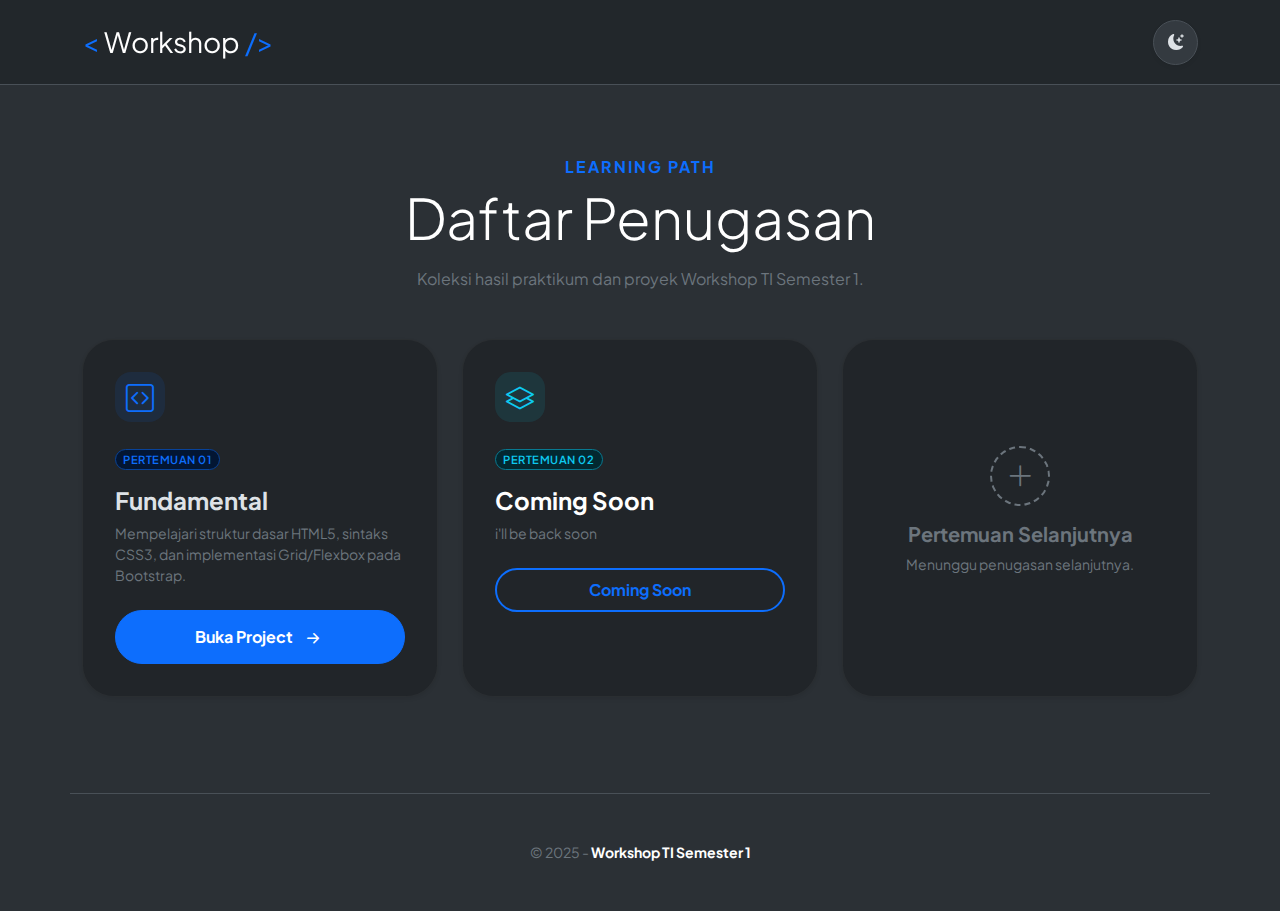
<file: index.html>
<!DOCTYPE html>
<html lang="id" data-bs-theme="dark" id="html-tag">

<head>
    <meta charset="UTF-8">
    <meta name="viewport" content="width=device-width, initial-scale=1.0">
    <title>Portofolio Workshop | Yoksipmksi</title>
    <link href="https://cdn.jsdelivr.net/npm/bootstrap@5.3.3/dist/css/bootstrap.min.css" rel="stylesheet">
    <link rel="stylesheet" href="https://cdn.jsdelivr.net/npm/bootstrap-icons@1.11.3/font/bootstrap-icons.min.css">
    <link href="https://fonts.googleapis.com/css2?family=Plus+Jakarta+Sans:wght@400;600;800&display=swap" rel="stylesheet">
    
    <style>
        body {
            font-family: 'Plus Jakarta Sans', sans-serif;
            transition: all 0.3s ease;
        }

        /* Glassmorphism Navbar */
        .navbar {
            backdrop-filter: blur(10px);
            background: rgba(var(--bs-body-bg-rgb), 0.8) !important;
        }

        /* Modern Card Styling */
        .assignment-card {
            transition: all 0.4s cubic-bezier(0.175, 0.885, 0.32, 1.275);
            border: 1px solid rgba(125, 125, 125, 0.1) !important;
            border-radius: 2rem !important;
        }

        .assignment-card:hover {
            transform: translateY(-10px);
            box-shadow: 0 20px 40px rgba(0, 0, 0, 0.2) !important;
            border-color: var(--bs-primary) !important;
        }

        /* Gradient Text */
        .text-gradient {
            background: linear-gradient(45deg, var(--bs-primary), #0dcaf0);
            -webkit-background-clip: text;
            -webkit-text-fill-color: transparent;
        }

        /* Badge Glow */
        .badge-modern {
            font-weight: 600;
            letter-spacing: 0.5px;
            text-transform: uppercase;
            font-size: 0.7rem;
        }

        /* Card Icon Wrapper */
        .icon-box {
            width: 50px;
            height: 50px;
            display: flex;
            align-items: center;
            justify-content: center;
            border-radius: 1rem;
            margin-bottom: 1.5rem;
        }
    </style>
</head>

<body class="bg-body-tertiary">

    <nav class="navbar navbar-expand-lg border-bottom sticky-top py-3">
        <div class="container">
            <a class="navbar-brand fw-800 fs-3" href="#">
                <span class="text-primary">&lt;</span> Workshop <span class="text-primary">/&gt;</span>
            </a>

            <button class="btn bg-body-secondary border rounded-circle d-flex align-items-center justify-content-center shadow-sm" 
                    id="theme-toggle" style="width: 45px; height: 45px;">
                <i class="bi bi-sun-fill d-none text-warning" id="icon-light"></i>
                <i class="bi bi-moon-stars-fill" id="icon-dark"></i>
            </button>
        </div>
    </nav>

    <main class="container py-5">
        <div class="text-center mb-5 mt-4">
            <h6 class="text-primary fw-bold text-uppercase mb-2" style="letter-spacing: 2px;">Learning Path</h6>
            <h1 class="display-4 fw-800 mb-3 text-body-emphasis">Daftar Penugasan</h1>
            <p class="text-secondary mx-auto" style="max-width: 500px;">
                Koleksi hasil praktikum dan proyek Workshop TI Semester 1.
            </p>
        </div>

        <div class="row row-cols-1 row-cols-md-2 row-cols-lg-3 g-4">

            <div class="col">
                <div class="card h-100 shadow-sm assignment-card bg-body p-2">
                    <div class="card-body p-4">
                        <div class="icon-box bg-primary bg-opacity-10 text-primary">
                            <i class="bi bi-code-square fs-3"></i>
                        </div>
                        <span class="badge badge-modern bg-primary-subtle text-primary border border-primary-subtle rounded-pill mb-3">
                            Pertemuan 01
                        </span>
                        <h4 class="card-title fw-bold mb-2">Fundamental</h4>
                        <p class="card-text text-secondary small mb-4">Mempelajari struktur dasar HTML5, sintaks CSS3, dan implementasi Grid/Flexbox pada Bootstrap.</p>
                        
                        <a href="./pert1/index.html" class="btn btn-primary w-100 rounded-pill py-2 fw-bold d-flex align-items-center justify-content-center gap-2">
                            Buka Project <i class="bi bi-arrow-right-short fs-4"></i>
                        </a>
                    </div>
                </div>
            </div>

            <div class="col">
                <div class="card h-100 shadow-sm assignment-card bg-body p-2">
                    <div class="card-body p-4">
                        <div class="icon-box bg-info bg-opacity-10 text-info">
                            <i class="bi bi-layers fs-3"></i>
                        </div>
                        <span class="badge badge-modern bg-info-subtle text-info border border-info-subtle rounded-pill mb-3">
                            Pertemuan 02
                        </span>
                        <h4 class="card-title fw-bold mb-2 text-body-emphasis">Coming Soon</h4>
                        <p class="card-text text-secondary small mb-4">i'll be back soon</p>
                        
                        <a href="./pert2/index.html" class="btn btn-outline-primary border-2 w-100 rounded-pill py-2 fw-bold">
                            Coming Soon
                        </a>
                    </div>
                </div>
            </div>

            <div class="col">
                <div class="card h-100 shadow-sm assignment-card bg-body p-2 border-dashed">
                    <div class="card-body p-4 d-flex flex-column align-items-center justify-content-center text-center">
                        <div class="rounded-circle border border-secondary border-2 d-flex align-items-center justify-content-center mb-3" 
                             style="width: 60px; height: 60px; border-style: dashed !important;">
                            <i class="bi bi-plus-lg text-secondary fs-3"></i>
                        </div>
                        <h5 class="fw-bold text-secondary">Pertemuan Selanjutnya</h5>
                        <p class="text-secondary small">Menunggu penugasan selanjutnya.</p>
                    </div>
                </div>
            </div>

        </div>
    </main>

    <footer class="container text-center py-5 mt-5 border-top">
        <p class="text-secondary mb-0 small">
            &copy; 2025 - <span class="text-body-emphasis fw-bold">Workshop TI Semester 1</span>
        </p>
    </footer>

    <script src="https://cdn.jsdelivr.net/npm/bootstrap@5.3.3/dist/js/bootstrap.bundle.min.js"></script>

    <script>
        const themeToggle = document.getElementById('theme-toggle');
        const htmlTag = document.getElementById('html-tag');
        const iconLight = document.getElementById('icon-light');
        const iconDark = document.getElementById('icon-dark');

        themeToggle.addEventListener('click', () => {
            const isDark = htmlTag.getAttribute('data-bs-theme') === 'dark';
            
            if (isDark) {
                htmlTag.setAttribute('data-bs-theme', 'light');
                iconLight.classList.remove('d-none');
                iconDark.classList.add('d-none');
            } else {
                htmlTag.setAttribute('data-bs-theme', 'dark');
                iconLight.classList.add('d-none');
                iconDark.classList.remove('d-none');
            }
        });
    </script>
</body>

</html>
</file>
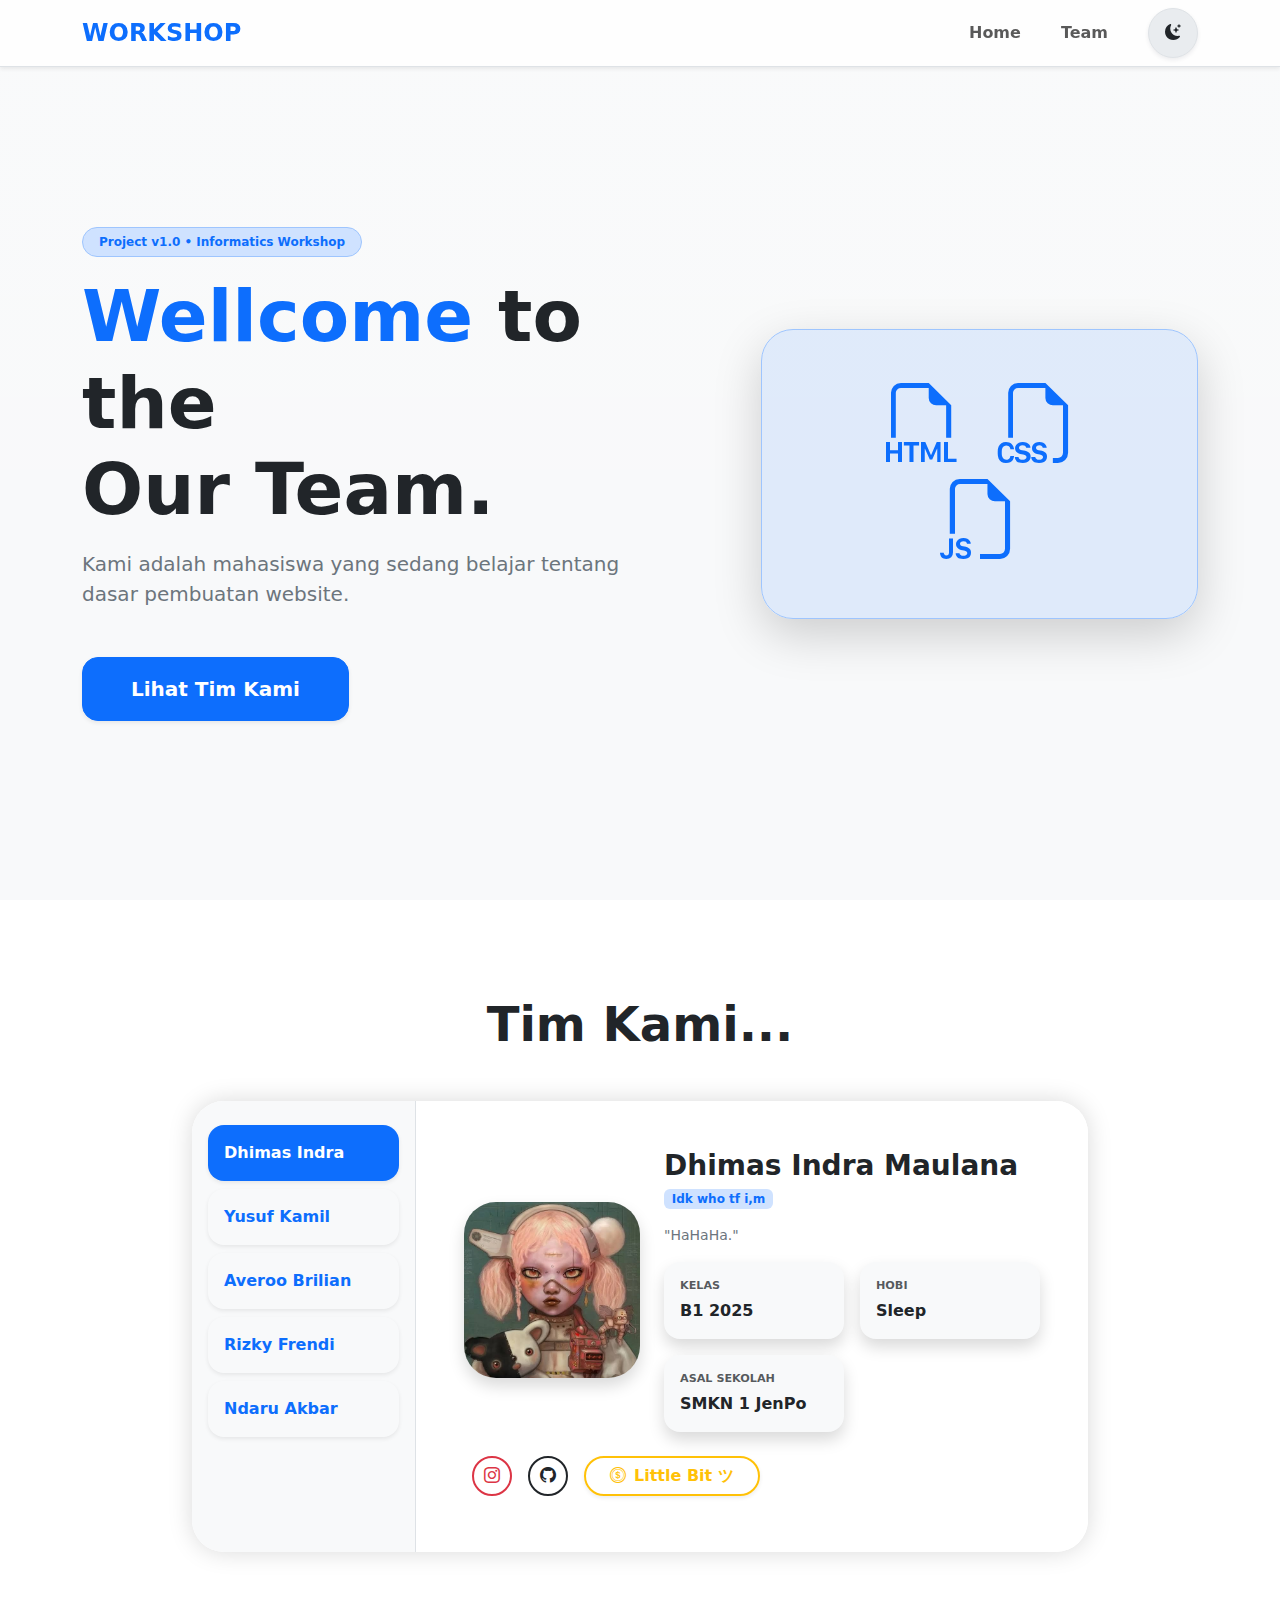
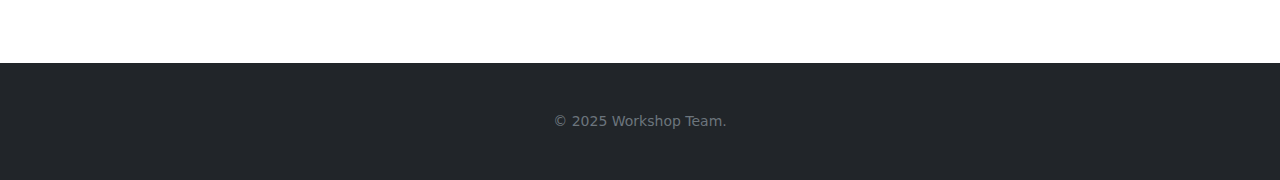
<file: pert1/index.html>
<!DOCTYPE html>
<html lang="en" data-bs-theme="light">

<head>
    <meta charset="UTF-8" />
    <meta name="viewport" content="width=device-width, initial-scale=1.0" />
    <title>Profil Tim</title>

    <link href="https://cdn.jsdelivr.net/npm/bootstrap@5.3.3/dist/css/bootstrap.min.css" rel="stylesheet" />
    <link href="https://cdn.jsdelivr.net/npm/bootstrap-icons/font/bootstrap-icons.css" rel="stylesheet" />
    <link rel="stylesheet" href="style.css" />
</head>

<body class="bg-body-tertiary">
    <nav class="navbar navbar-expand-lg glass-nav fixed-top shadow-sm border-bottom">
        <div class="container">
            <a class="navbar-brand fw-black fs-4 tracking-tight" href="#">
                <span class="text-primary text-uppercase fw-bold">Workshop</span>
            </a>

            <div class="d-flex align-items-center gap-2">
                <ul class="navbar-nav d-none d-md-flex flex-row gap-4 me-4">
                    <li class="nav-item">
                        <a class="nav-link fw-semibold" href="#">Home</a>
                    </li>
                    <li class="nav-item">
                        <a class="nav-link fw-semibold" href="#team">Team</a>
                    </li>
                </ul>
                <button id="themeToggle"
                    class="btn bg-body-secondary border rounded-circle d-flex align-items-center justify-content-center shadow-sm"
                    style="width: 50px; height: 50px">
                    <i class="bi bi-moon-stars-fill"></i>
                </button>
            </div>
        </div>
    </nav>

    <section class="min-vh-100 d-flex align-items-center pt-5 bg-gradient shadow">
        <div class="container">
            <div class="row align-items-center g-5">
                <div class="col -lg-7 text-center text-lg-start">
                    <div
                        class="badge bg-primary-subtle text-primary border border-primary-subtle px-3 py-2 rounded-pill mb-3">
                        Project v1.0 • Informatics Workshop
                    </div>
                    <h1 class="display-2 fw-bold mb-3 ls-tight">
                        <span class="text-primary">Wellcome</span> to the
                        <br />Our Team.
                    </h1>
                    <p class="lead text-secondary mb-5 pe-lg-5">
                        Kami adalah mahasiswa yang sedang belajar tentang
                        dasar pembuatan website.
                    </p>
                    <div class="d-flex flex-wrap justify-content-center justify-content-lg-start gap-3">
                        <a href="#team" class="btn btn-primary btn-lg px-5 py-3 rounded-4 shadow-sm fw-bold">
                            Lihat Tim Kami
                        </a>
                    </div>
                </div>
                <div class="col-lg-5 d-none d-lg-block">
                    <div
                        class="p-5 bg-primary bg-opacity-10 rounded-5 shadow-sm border border-primary-subtle text-center shadow-lg">
                        <i class="bi bi-filetype-html display-1 text-primary p-3"></i>
                        <i class="bi bi-filetype-css display-1 text-primary p-3"></i>
                        <i class="bi bi-filetype-js display-1 text-primary p-3"></i>
                    </div>
                </div>
            </div>
        </div>
    </section>

    <section id="team" class="py-5 bg-body">
        <div class="container py-5">
            <div class="row mb-3 justify-content-center text-center">
                <div class="col-md-6">
                    <h2 class="display-5 fw-bold mb-3">Tim Kami...</h2>
                </div>
            </div>

            <div class="row justify-content-center">
                <div class="col-xl-10">
                    <div class="card border-0 rounded-5 overflow-hidden" style="
                                box-shadow: 0 0 25px rgba(0, 0, 0, 0.15);
                                margin: 15px;
                            ">
                        <div class="row g-0">
                            <div class="col-md-4 col-lg-3 bg-light border-end">
                                <div class="nav flex-column nav-pills p-3 gap-2 py-4" role="tablist">
                                    <button class="nav-link active py-3 text-start rounded-4 fw-semibold shadow-sm"
                                        data-bs-toggle="pill" data-bs-target="#m1">
                                        Dhimas Indra
                                    </button>
                                    <button class="nav-link py-3 text-start rounded-4 fw-semibold shadow-sm"
                                        data-bs-toggle="pill" data-bs-target="#m2">
                                        Yusuf Kamil
                                    </button>
                                    <button class="nav-link py-3 text-start rounded-4 fw-semibold shadow-sm"
                                        data-bs-toggle="pill" data-bs-target="#m3">
                                        Averoo Brilian
                                    </button>
                                    <button class="nav-link py-3 text-start rounded-4 fw-semibold shadow-sm"
                                        data-bs-toggle="pill" data-bs-target="#m4">
                                        Rizky Frendi
                                    </button>
                                    <button class="nav-link py-3 text-start rounded-4 fw-semibold shadow-sm"
                                        data-bs-toggle="pill" data-bs-target="#m5">
                                        Ndaru Akbar
                                    </button>
                                </div>
                            </div>
                            <div class="col-md-8 col-lg-9 bg-body">
                                <div class="tab-content p-4 p-lg-5">
                                    <div class="tab-pane fade show active" id="m1">
                                        <div class="row align-items-center g-4">
                                            <div class="col-sm-4 text-center">
                                                <img src="yyy.jpeg" class="img-fluid rounded-5 shadow" alt="Profile" />
                                            </div>
                                            <div class="col-sm-8">
                                                <h3 class="fw-bold mb-1">
                                                    Dhimas Indra Maulana
                                                </h3>
                                                <span class="badge bg-primary-subtle text-primary mb-3">Idk who tf
                                                    i,m</span>
                                                <p class="text-secondary small">
                                                    "HaHaHa."
                                                </p>

                                                <div class="row g-3">
                                                    <div class="col-6">
                                                        <div class="p-3 bg-light rounded-4 shadow">
                                                            <small
                                                                class="text-uppercase fw-bold text-muted d-block mb-1"
                                                                style="
                                                                        font-size: 0.7rem;
                                                                    ">Kelas</small>
                                                            <span class="fw-semibold">B1 2025</span>
                                                        </div>
                                                    </div>
                                                    <div class="col-6">
                                                        <div class="p-3 bg-light rounded-4 shadow">
                                                            <small
                                                                class="text-uppercase fw-bold text-muted d-block mb-1"
                                                                style="
                                                                        font-size: 0.7rem;
                                                                    ">Hobi</small>
                                                            <span class="fw-semibold">Sleep</span>
                                                        </div>
                                                    </div>
                                                    <div class="col-6">
                                                        <div class="p-3 bg-light rounded-4 shadow">
                                                            <small
                                                                class="text-uppercase fw-bold text-muted d-block mb-1"
                                                                style="
                                                                        font-size: 0.7rem;
                                                                    ">Asal
                                                                Sekolah</small>
                                                            <span class="fw-semibold">SMKN 1
                                                                JenPo</span>
                                                        </div>
                                                    </div>
                                                </div>
                                            </div>
                                        </div>
                                        <div class="m-2 d-flex gap-3 mt-4">
                                            <a href="https://instagram.com/y_oksipmksi" target="_blank"
                                                class="btn btn-outline-danger rounded-circle d-flex align-items-center justify-content-center p-0 border-2"
                                                style="
                                                        width: 40px;
                                                        height: 40px;
                                                    ">
                                                <i class="bi bi-instagram"></i>
                                            </a>

                                            <a href="https://github.com/yoksipmksi" target="_blank"
                                                class="btn btn-outline-dark rounded-circle d-flex align-items-center justify-content-center p-0 border-2"
                                                style="
                                                        width: 40px;
                                                        height: 40px;
                                                    ">
                                                <i class="bi bi-github"></i>
                                            </a>

                                            <a href="https://saweria.co/yoksipmksi" target="_blank"
                                                class="btn btn-outline-warning rounded-pill px-4 d-flex align-items-center fw-bold shadow-sm border-2">
                                                <i class="bi bi-coin me-2"></i>
                                                Little Bit ツ
                                            </a>
                                        </div>
                                    </div>

                                    <div class="tab-pane fade" id="m2">
                                        <div class="row align-items-center g-4">
                                            <div class="col-sm-4 text-center">
                                                <img src="yyy.jpeg" class="img-fluid rounded-5 shadow" alt="Profile" />
                                            </div>
                                            <div class="col-sm-8">
                                                <h3 class="fw-bold mb-1">
                                                    Dhimas Indra Maulana
                                                </h3>
                                                <span class="badge bg-primary-subtle text-primary mb-3">Idk who tf
                                                    i,m</span>
                                                <p class="text-secondary small">
                                                    "HaHaHa."
                                                </p>

                                                <div class="row g-3">
                                                    <div class="col-6">
                                                        <div class="p-3 bg-light rounded-4 shadow">
                                                            <small
                                                                class="text-uppercase fw-bold text-muted d-block mb-1"
                                                                style="
                                                                        font-size: 0.7rem;
                                                                    ">Kelas</small>
                                                            <span class="fw-semibold">B1 2025</span>
                                                        </div>
                                                    </div>
                                                    <div class="col-6">
                                                        <div class="p-3 bg-light rounded-4 shadow">
                                                            <small
                                                                class="text-uppercase fw-bold text-muted d-block mb-1"
                                                                style="
                                                                        font-size: 0.7rem;
                                                                    ">Hobi</small>
                                                            <span class="fw-semibold">Sleep</span>
                                                        </div>
                                                    </div>
                                                    <div class="col-6">
                                                        <div class="p-3 bg-light rounded-4 shadow">
                                                            <small
                                                                class="text-uppercase fw-bold text-muted d-block mb-1"
                                                                style="
                                                                        font-size: 0.7rem;
                                                                    ">Asal
                                                                Sekolah</small>
                                                            <span class="fw-semibold">SMKN 1
                                                                JenPo</span>
                                                        </div>
                                                    </div>
                                                </div>
                                            </div>
                                        </div>
                                        <div class="m-2 d-flex gap-3 mt-4">
                                            <a href="https://instagram.com/y_oksipmksi" target="_blank"
                                                class="btn btn-outline-danger rounded-circle d-flex align-items-center justify-content-center p-0 border-2"
                                                style="
                                                        width: 40px;
                                                        height: 40px;
                                                    ">
                                                <i class="bi bi-instagram"></i>
                                            </a>

                                            <a href="https://github.com/yoksipmksi" target="_blank"
                                                class="btn btn-outline-dark rounded-circle d-flex align-items-center justify-content-center p-0 border-2"
                                                style="
                                                        width: 40px;
                                                        height: 40px;
                                                    ">
                                                <i class="bi bi-github"></i>
                                            </a>

                                            <a href="https://saweria.co/yoksipmksi" target="_blank"
                                                class="btn btn-outline-warning rounded-pill px-4 d-flex align-items-center fw-bold shadow-sm border-2">
                                                <i class="bi bi-coin me-2"></i>
                                                Little Bit ツ
                                            </a>
                                        </div>
                                    </div>

                                    <div class="tab-pane fade" id="m3">
                                        <div class="row align-items-center g-4">
                                            <div class="col-sm-4 text-center">
                                                <img src="yyy.jpeg" class="img-fluid rounded-5 shadow" alt="Profile" />
                                            </div>
                                            <div class="col-sm-8">
                                                <h3 class="fw-bold mb-1">
                                                    Dhimas Indra Maulana
                                                </h3>
                                                <span class="badge bg-primary-subtle text-primary mb-3">Idk who tf
                                                    i,m</span>
                                                <p class="text-secondary small">
                                                    "HaHaHa."
                                                </p>

                                                <div class="row g-3">
                                                    <div class="col-6">
                                                        <div class="p-3 bg-light rounded-4 shadow">
                                                            <small
                                                                class="text-uppercase fw-bold text-muted d-block mb-1"
                                                                style="
                                                                        font-size: 0.7rem;
                                                                    ">Kelas</small>
                                                            <span class="fw-semibold">B1 2025</span>
                                                        </div>
                                                    </div>
                                                    <div class="col-6">
                                                        <div class="p-3 bg-light rounded-4 shadow">
                                                            <small
                                                                class="text-uppercase fw-bold text-muted d-block mb-1"
                                                                style="
                                                                        font-size: 0.7rem;
                                                                    ">Hobi</small>
                                                            <span class="fw-semibold">Sleep</span>
                                                        </div>
                                                    </div>
                                                    <div class="col-6">
                                                        <div class="p-3 bg-light rounded-4 shadow">
                                                            <small
                                                                class="text-uppercase fw-bold text-muted d-block mb-1"
                                                                style="
                                                                        font-size: 0.7rem;
                                                                    ">Asal
                                                                Sekolah</small>
                                                            <span class="fw-semibold">SMKN 1
                                                                JenPo</span>
                                                        </div>
                                                    </div>
                                                </div>
                                            </div>
                                        </div>
                                        <div class="m-2 d-flex gap-3 mt-4">
                                            <a href="https://instagram.com/y_oksipmksi" target="_blank"
                                                class="btn btn-outline-danger rounded-circle d-flex align-items-center justify-content-center p-0 border-2"
                                                style="
                                                        width: 40px;
                                                        height: 40px;
                                                    ">
                                                <i class="bi bi-instagram"></i>
                                            </a>

                                            <a href="https://github.com/yoksipmksi" target="_blank"
                                                class="btn btn-outline-dark rounded-circle d-flex align-items-center justify-content-center p-0 border-2"
                                                style="
                                                        width: 40px;
                                                        height: 40px;
                                                    ">
                                                <i class="bi bi-github"></i>
                                            </a>

                                            <a href="https://saweria.co/yoksipmksi" target="_blank"
                                                class="btn btn-outline-warning rounded-pill px-4 d-flex align-items-center fw-bold shadow-sm border-2">
                                                <i class="bi bi-coin me-2"></i>
                                                Little Bit ツ
                                            </a>
                                        </div>
                                    </div>

                                    <div class="tab-pane fade" id="m4">
                                        <div class="row align-items-center g-4">
                                            <div class="col-sm-4 text-center">
                                                <img src="yyy.jpeg" class="img-fluid rounded-5 shadow" alt="Profile" />
                                            </div>
                                            <div class="col-sm-8">
                                                <h3 class="fw-bold mb-1">
                                                    Dhimas Indra Maulana
                                                </h3>
                                                <span class="badge bg-primary-subtle text-primary mb-3">Idk who tf
                                                    i,m</span>
                                                <p class="text-secondary small">
                                                    "HaHaHa."
                                                </p>

                                                <div class="row g-3">
                                                    <div class="col-6">
                                                        <div class="p-3 bg-light rounded-4 shadow">
                                                            <small
                                                                class="text-uppercase fw-bold text-muted d-block mb-1"
                                                                style="
                                                                        font-size: 0.7rem;
                                                                    ">Kelas</small>
                                                            <span class="fw-semibold">B1 2025</span>
                                                        </div>
                                                    </div>
                                                    <div class="col-6">
                                                        <div class="p-3 bg-light rounded-4 shadow">
                                                            <small
                                                                class="text-uppercase fw-bold text-muted d-block mb-1"
                                                                style="
                                                                        font-size: 0.7rem;
                                                                    ">Hobi</small>
                                                            <span class="fw-semibold">Sleep</span>
                                                        </div>
                                                    </div>
                                                    <div class="col-6">
                                                        <div class="p-3 bg-light rounded-4 shadow">
                                                            <small
                                                                class="text-uppercase fw-bold text-muted d-block mb-1"
                                                                style="
                                                                        font-size: 0.7rem;
                                                                    ">Asal
                                                                Sekolah</small>
                                                            <span class="fw-semibold">SMKN 1
                                                                JenPo</span>
                                                        </div>
                                                    </div>
                                                </div>
                                            </div>
                                        </div>
                                        <div class="m-2 d-flex gap-3 mt-4">
                                            <a href="https://instagram.com/y_oksipmksi" target="_blank"
                                                class="btn btn-outline-danger rounded-circle d-flex align-items-center justify-content-center p-0 border-2"
                                                style="
                                                        width: 40px;
                                                        height: 40px;
                                                    ">
                                                <i class="bi bi-instagram"></i>
                                            </a>

                                            <a href="https://github.com/yoksipmksi" target="_blank"
                                                class="btn btn-outline-dark rounded-circle d-flex align-items-center justify-content-center p-0 border-2"
                                                style="
                                                        width: 40px;
                                                        height: 40px;
                                                    ">
                                                <i class="bi bi-github"></i>
                                            </a>

                                            <a href="https://saweria.co/yoksipmksi" target="_blank"
                                                class="btn btn-outline-warning rounded-pill px-4 d-flex align-items-center fw-bold shadow-sm border-2">
                                                <i class="bi bi-coin me-2"></i>
                                                Little Bit ツ
                                            </a>
                                        </div>
                                    </div>

                                    <div class="tab-pane fade" id="m5">
                                        <div class="row align-items-center g-4">
                                            <div class="col-sm-4 text-center">
                                                <img src="yyy.jpeg" class="img-fluid rounded-5 shadow" alt="Profile" />
                                            </div>
                                            <div class="col-sm-8">
                                                <h3 class="fw-bold mb-1">
                                                    Dhimas Indra Maulana
                                                </h3>
                                                <span class="badge bg-primary-subtle text-primary mb-3">Idk who tf
                                                    i,m</span>
                                                <p class="text-secondary small">
                                                    "HaHaHa."
                                                </p>

                                                <div class="row g-3">
                                                    <div class="col-6">
                                                        <div class="p-3 bg-light rounded-4 shadow">
                                                            <small
                                                                class="text-uppercase fw-bold text-muted d-block mb-1"
                                                                style="
                                                                        font-size: 0.7rem;
                                                                    ">Kelas</small>
                                                            <span class="fw-semibold">B1 2025</span>
                                                        </div>
                                                    </div>
                                                    <div class="col-6">
                                                        <div class="p-3 bg-light rounded-4 shadow">
                                                            <small
                                                                class="text-uppercase fw-bold text-muted d-block mb-1"
                                                                style="
                                                                        font-size: 0.7rem;
                                                                    ">Hobi</small>
                                                            <span class="fw-semibold">Sleep</span>
                                                        </div>
                                                    </div>
                                                    <div class="col-6">
                                                        <div class="p-3 bg-light rounded-4 shadow">
                                                            <small
                                                                class="text-uppercase fw-bold text-muted d-block mb-1"
                                                                style="
                                                                        font-size: 0.7rem;
                                                                    ">Asal
                                                                Sekolah</small>
                                                            <span class="fw-semibold">SMKN 1
                                                                JenPo</span>
                                                        </div>
                                                    </div>
                                                </div>
                                            </div>
                                        </div>
                                        <div class="m-2 d-flex gap-3 mt-4">
                                            <a href="https://instagram.com/y_oksipmksi" target="_blank"
                                                class="btn btn-outline-danger rounded-circle d-flex align-items-center justify-content-center p-0 border-2"
                                                style="
                                                        width: 40px;
                                                        height: 40px;
                                                    ">
                                                <i class="bi bi-instagram"></i>
                                            </a>

                                            <a href="https://github.com/yoksipmksi" target="_blank"
                                                class="btn btn-outline-dark rounded-circle d-flex align-items-center justify-content-center p-0 border-2"
                                                style="
                                                        width: 40px;
                                                        height: 40px;
                                                    ">
                                                <i class="bi bi-github"></i>
                                            </a>

                                            <a href="https://saweria.co/yoksipmksi" target="_blank"
                                                class="btn btn-outline-warning rounded-pill px-4 d-flex align-items-center fw-bold shadow-sm border-2">
                                                <i class="bi bi-coin me-2"></i>
                                                Little Bit ツ
                                            </a>
                                        </div>
                                    </div>

                                    

                                </div>
                            </div>
                        </div>
                    </div>
                </div>
            </div>
        </div>
    </section>

    <footer class="py-5 bg-dark text-white text-center">
        <div class="container">
            <p class="small text-secondary mb-0">
                © 2025 Workshop Team.
            </p>
        </div>
    </footer>

    <script src="https://cdn.jsdelivr.net/npm/bootstrap@5.3.3/dist/js/bootstrap.bundle.min.js"></script>

    <script>
        const toggle = document.getElementById("themeToggle");
        const html = document.documentElement;

        toggle.onclick = () => {
            const currentTheme = html.getAttribute("data-bs-theme");
            const newTheme = currentTheme === "light" ? "dark" : "light";
            html.setAttribute("data-bs-theme", newTheme);

            // Perbarui Icon
            toggle.innerHTML =
                newTheme === "light"
                    ? '<i class="bi bi-moon-stars-fill"></i>'
                    : '<i class="bi bi-sun-fill text-warning"></i>';

            // Perbarui class button jika perlu
            toggle.classList.toggle("btn-light");
            toggle.classList.toggle("btn-dark");
        };
    </script>
</body>

</html>
</file>
<file: pert1/style.css>
[data-bs-theme="dark"] .bg-light {
        background-color: #1e1e1e !important;
        color: #f8f9fa;
    }

    [data-bs-theme="dark"] .border-end {
        border-color: rgba(255,255,255,.1) !important;
    }

    [data-bs-theme="dark"] .text-secondary {
        color: #adb5bd !important;
    }

    [data-bs-theme="dark"] .btn-outline-dark {
        color: #f8f9fa;
        border-color: #f8f9fa;
    }

    [data-bs-theme="dark"] .btn-outline-dark:hover {
        background-color: #f8f9fa;
        color: #000;
    }

    .glass-nav {
            backdrop-filter: blur(10px);
            background: rgba(var(--bs-body-bg-rgb), 0.8);
    }
</file>
